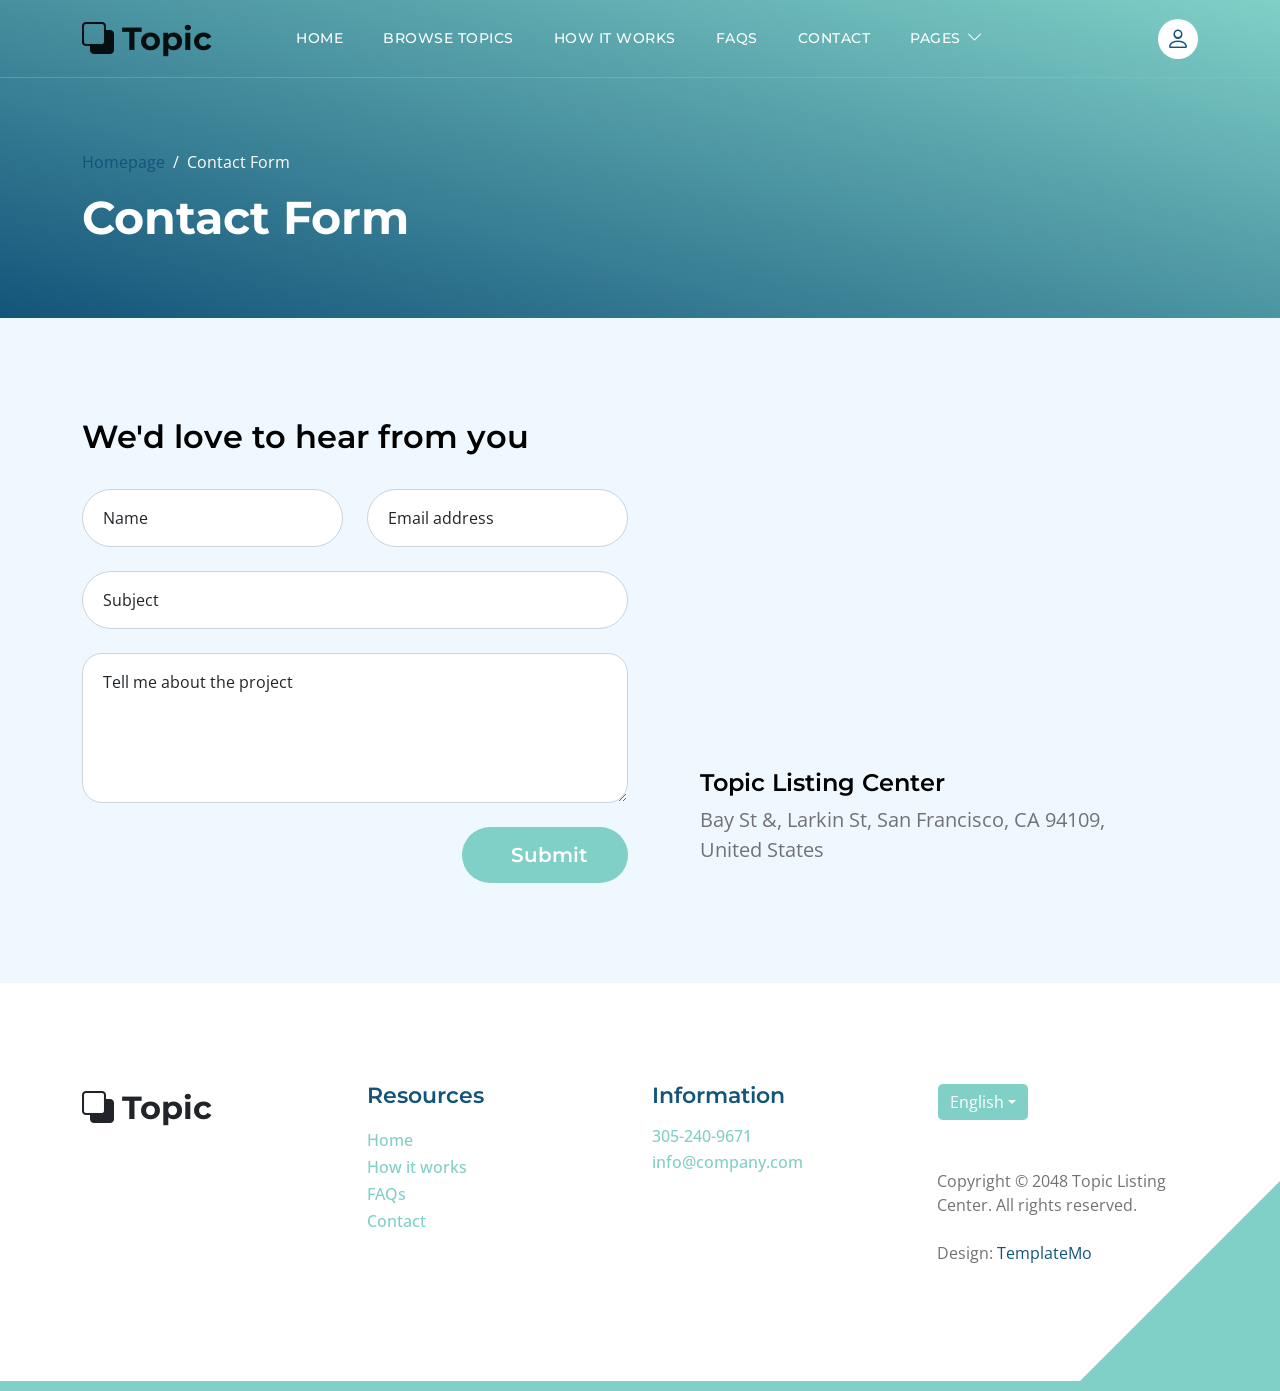
<file: assets/templatemo_590_topic_listing/templatemo_590_topic_listing/contact.html>
<!doctype html>
<html lang="en">
    <head>
        <meta charset="utf-8">
        <meta name="viewport" content="width=device-width, initial-scale=1">

        <meta name="description" content="">
        <meta name="author" content="">

        <title>Topic Listing Contact Page</title>

        <!-- CSS FILES -->        
        <link rel="preconnect" href="https://fonts.googleapis.com">
        
        <link rel="preconnect" href="https://fonts.gstatic.com" crossorigin>

        <link href="https://fonts.googleapis.com/css2?family=Montserrat:wght@500;600;700&family=Open+Sans&display=swap" rel="stylesheet">
                        
        <link href="css/bootstrap.min.css" rel="stylesheet">

        <link href="css/bootstrap-icons.css" rel="stylesheet">

        <link href="css/templatemo-topic-listing.css" rel="stylesheet">
<!--

TemplateMo 590 topic listing

https://templatemo.com/tm-590-topic-listing

-->
    </head>
    
    <body class="topics-listing-page" id="top">

        <main>

            <nav class="navbar navbar-expand-lg">
                <div class="container">
                    <a class="navbar-brand" href="index.html">
                        <i class="bi-back"></i>
                        <span>Topic</span>
                    </a>

                    <div class="d-lg-none ms-auto me-4">
                        <a href="#top" class="navbar-icon bi-person smoothscroll"></a>
                    </div>
    
                    <button class="navbar-toggler" type="button" data-bs-toggle="collapse" data-bs-target="#navbarNav" aria-controls="navbarNav" aria-expanded="false" aria-label="Toggle navigation">
                        <span class="navbar-toggler-icon"></span>
                    </button>
    
                    <div class="collapse navbar-collapse" id="navbarNav">
                        <ul class="navbar-nav ms-lg-5 me-lg-auto">
                            <li class="nav-item">
                                <a class="nav-link click-scroll" href="index.html#section_1">Home</a>
                            </li>

                            <li class="nav-item">
                                <a class="nav-link click-scroll" href="index.html#section_2">Browse Topics</a>
                            </li>
    
                            <li class="nav-item">
                                <a class="nav-link click-scroll" href="index.html#section_3">How it works</a>
                            </li>

                            <li class="nav-item">
                                <a class="nav-link click-scroll" href="index.html#section_4">FAQs</a>
                            </li>
    
                            <li class="nav-item">
                                <a class="nav-link click-scroll" href="index.html#section_5">Contact</a>
                            </li>

                            <li class="nav-item dropdown">
                                <a class="nav-link dropdown-toggle" href="#section_5" id="navbarLightDropdownMenuLink" role="button" data-bs-toggle="dropdown" aria-expanded="false">Pages</a>

                                <ul class="dropdown-menu dropdown-menu-light" aria-labelledby="navbarLightDropdownMenuLink">
                                    <li><a class="dropdown-item" href="topics-listing.html">Topics Listing</a></li>

                                    <li><a class="dropdown-item active" href="contact.html">Contact Form</a></li>
                                </ul>
                            </li>
                        </ul>

                        <div class="d-none d-lg-block">
                            <a href="#top" class="navbar-icon bi-person smoothscroll"></a>
                        </div>
                    </div>
                </div>
            </nav>


            <header class="site-header d-flex flex-column justify-content-center align-items-center">
                <div class="container">
                    <div class="row align-items-center">

                        <div class="col-lg-5 col-12">
                            <nav aria-label="breadcrumb">
                                <ol class="breadcrumb">
                                    <li class="breadcrumb-item"><a href="index.html">Homepage</a></li>

                                    <li class="breadcrumb-item active" aria-current="page">Contact Form</li>
                                </ol>
                            </nav>

                            <h2 class="text-white">Contact Form</h2>
                        </div>

                    </div>
                </div>
            </header>


            <section class="section-padding section-bg">
                <div class="container">
                    <div class="row">

                        <div class="col-lg-12 col-12">
                            <h3 class="mb-4 pb-2">We'd love to hear from you</h3>
                        </div>

                        <div class="col-lg-6 col-12">
                            <form action="#" method="post" class="custom-form contact-form" role="form">
                                <div class="row">
                                    <div class="col-lg-6 col-md-6 col-12">
                                        <div class="form-floating">
                                            <input type="text" name="name" id="name" class="form-control" placeholder="Name" required="">
                                            
                                            <label for="floatingInput">Name</label>
                                        </div>
                                    </div>

                                    <div class="col-lg-6 col-md-6 col-12"> 
                                        <div class="form-floating">
                                            <input type="email" name="email" id="email" pattern="[^ @]*@[^ @]*" class="form-control" placeholder="Email address" required="">
                                            
                                            <label for="floatingInput">Email address</label>
                                        </div>
                                    </div>

                                    <div class="col-lg-12 col-12">
                                        <div class="form-floating">
                                            <input type="text" name="subject" id="name" class="form-control" placeholder="Name" required="">
                                            
                                            <label for="floatingInput">Subject</label>
                                        </div>

                                        <div class="form-floating">
                                            <textarea class="form-control" id="message" name="message" placeholder="Tell me about the project"></textarea>
                                            
                                            <label for="floatingTextarea">Tell me about the project</label>
                                        </div>
                                    </div>

                                    <div class="col-lg-4 col-12 ms-auto">
                                        <button type="submit" class="form-control">Submit</button>
                                    </div>

                                </div>
                            </form>
                        </div>

                        <div class="col-lg-5 col-12 mx-auto mt-5 mt-lg-0">
                            <iframe class="google-map" src="https://www.google.com/maps/embed?pb=!1m18!1m12!1m3!1d2595.065641062665!2d-122.4230416990949!3d37.80335401520422!2m3!1f0!2f0!3f0!3m2!1i1024!2i768!4f13.1!3m3!1m2!1s0x80858127459fabad%3A0x808ba520e5e9edb7!2sFrancisco%20Park!5e1!3m2!1sen!2sth!4v1684340239744!5m2!1sen!2sth" width="100%" height="250" style="border:0;" allowfullscreen="" loading="lazy" referrerpolicy="no-referrer-when-downgrade"></iframe>

                            <h5 class="mt-4 mb-2">Topic Listing Center</h5>

                            <p>Bay St &amp;, Larkin St, San Francisco, CA 94109, United States</p>
                        </div>

                    </div>
                </div>
            </section>
        </main>

        <footer class="site-footer section-padding">
            <div class="container">
                <div class="row">

                    <div class="col-lg-3 col-12 mb-4 pb-2">
                        <a class="navbar-brand mb-2" href="index.html">
                            <i class="bi-back"></i>
                            <span>Topic</span>
                        </a>
                    </div>

                    <div class="col-lg-3 col-md-4 col-6">
                        <h6 class="site-footer-title mb-3">Resources</h6>

                        <ul class="site-footer-links">
                            <li class="site-footer-link-item">
                                <a href="#" class="site-footer-link">Home</a>
                            </li>

                            <li class="site-footer-link-item">
                                <a href="#" class="site-footer-link">How it works</a>
                            </li>

                            <li class="site-footer-link-item">
                                <a href="#" class="site-footer-link">FAQs</a>
                            </li>

                            <li class="site-footer-link-item">
                                <a href="#" class="site-footer-link">Contact</a>
                            </li>
                        </ul>
                    </div>

                    <div class="col-lg-3 col-md-4 col-6 mb-4 mb-lg-0">
                        <h6 class="site-footer-title mb-3">Information</h6>

                        <p class="text-white d-flex mb-1">
                            <a href="tel: 305-240-9671" class="site-footer-link">
                                305-240-9671
                            </a>
                        </p>

                        <p class="text-white d-flex">
                            <a href="mailto:info@company.com" class="site-footer-link">
                                info@company.com
                            </a>
                        </p>
                    </div>

                    <div class="col-lg-3 col-md-4 col-12 mt-4 mt-lg-0 ms-auto">
                        <div class="dropdown">
                            <button class="btn btn-secondary dropdown-toggle" type="button" data-bs-toggle="dropdown" aria-expanded="false">
                            English</button>

                            <ul class="dropdown-menu">
                                <li><button class="dropdown-item" type="button">Thai</button></li>

                                <li><button class="dropdown-item" type="button">Myanmar</button></li>

                                <li><button class="dropdown-item" type="button">Arabic</button></li>
                            </ul>
                        </div>

                        <p class="copyright-text mt-lg-5 mt-4">Copyright © 2048 Topic Listing Center. All rights reserved.
                        <br><br>Design: <a rel="nofollow" href="https://templatemo.com" target="_blank">TemplateMo</a></p>
                        
                    </div>

                </div>
            </div>
        </footer>

        <!-- JAVASCRIPT FILES -->
        <script src="js/jquery.min.js"></script>
        <script src="js/bootstrap.bundle.min.js"></script>
        <script src="js/jquery.sticky.js"></script>
        <script src="js/custom.js"></script>

    </body>
</html>
</file>
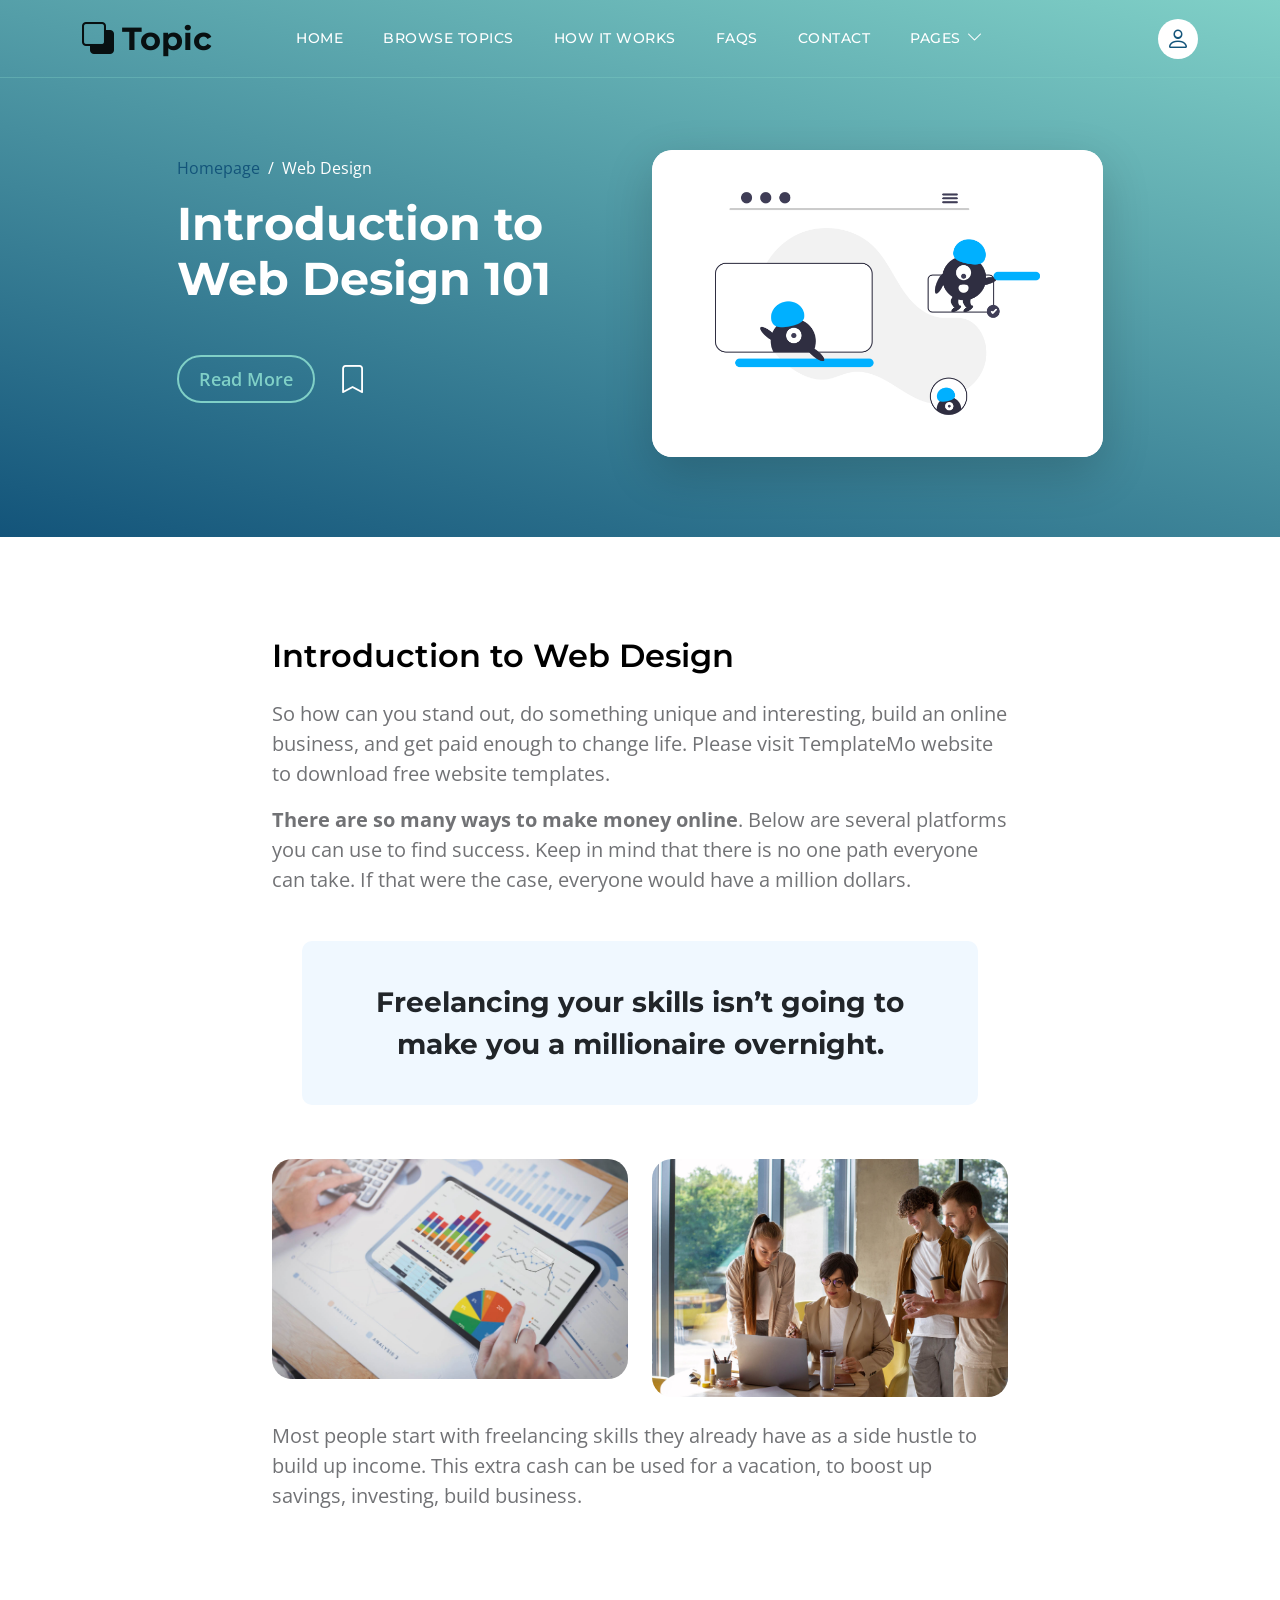
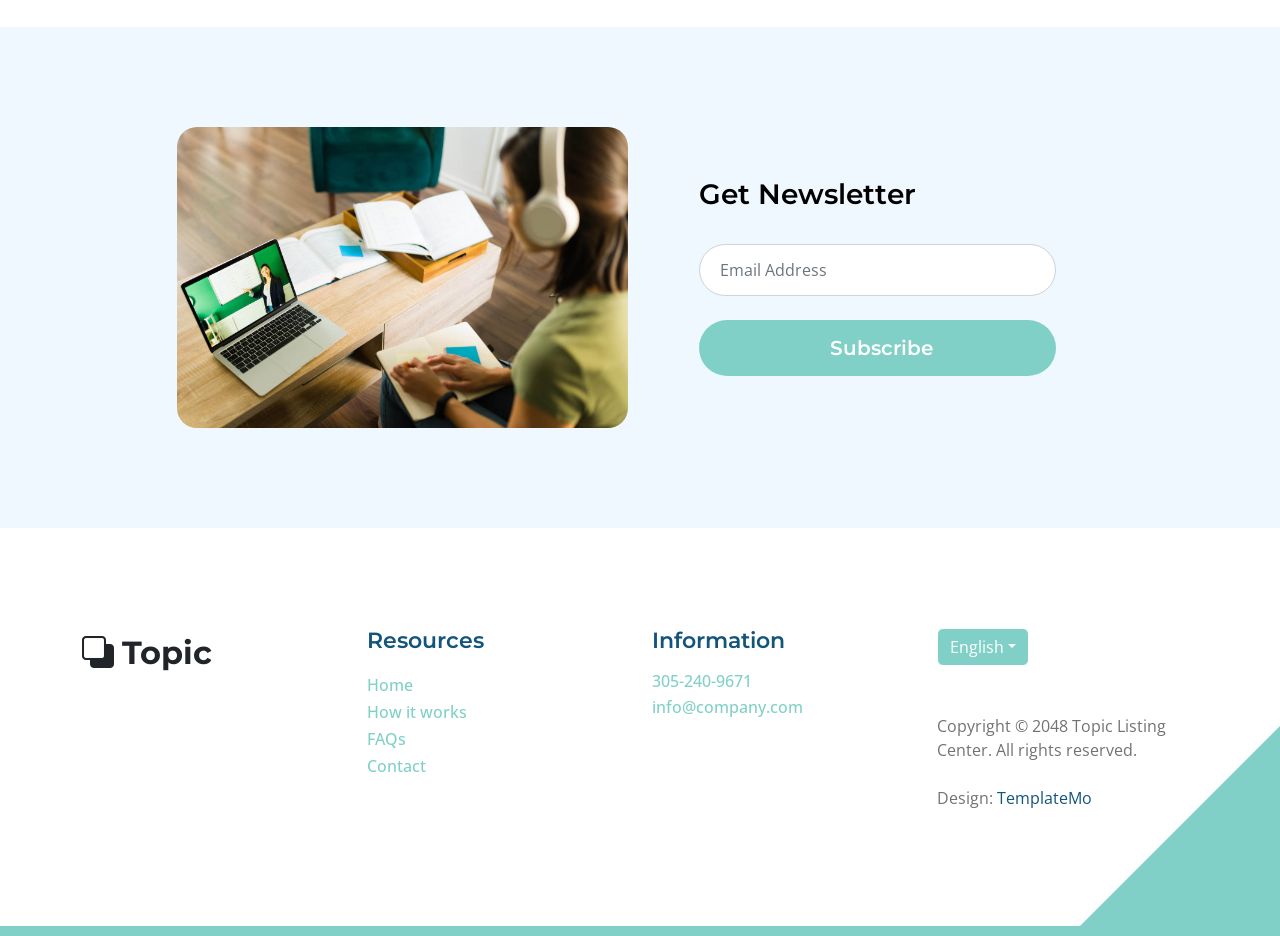
<file: assets/templatemo_590_topic_listing/templatemo_590_topic_listing/topics-detail.html>
<!doctype html>
<html lang="en">
    <head>
        <meta charset="utf-8">
        <meta name="viewport" content="width=device-width, initial-scale=1">

        <meta name="description" content="">
        <meta name="author" content="">

        <title>Topic Detail Page</title>

        <!-- CSS FILES -->        
        <link rel="preconnect" href="https://fonts.googleapis.com">
        
        <link rel="preconnect" href="https://fonts.gstatic.com" crossorigin>

        <link href="https://fonts.googleapis.com/css2?family=Montserrat:wght@500;600;700&family=Open+Sans&display=swap" rel="stylesheet">
                        
        <link href="css/bootstrap.min.css" rel="stylesheet">

        <link href="css/bootstrap-icons.css" rel="stylesheet">

        <link href="css/templatemo-topic-listing.css" rel="stylesheet">
<!--

TemplateMo 590 topic listing

https://templatemo.com/tm-590-topic-listing

-->
    </head>
    
    <body id="top">

        <main>

            <nav class="navbar navbar-expand-lg">
                <div class="container">
                    <a class="navbar-brand" href="index.html">
                        <i class="bi-back"></i>
                        <span>Topic</span>
                    </a>

                    <div class="d-lg-none ms-auto me-4">
                        <a href="#top" class="navbar-icon bi-person smoothscroll"></a>
                    </div>
    
                    <button class="navbar-toggler" type="button" data-bs-toggle="collapse" data-bs-target="#navbarNav" aria-controls="navbarNav" aria-expanded="false" aria-label="Toggle navigation">
                        <span class="navbar-toggler-icon"></span>
                    </button>
    
                    <div class="collapse navbar-collapse" id="navbarNav">
                        <ul class="navbar-nav ms-lg-5 me-lg-auto">
                            <li class="nav-item">
                                <a class="nav-link click-scroll" href="index.html#section_1">Home</a>
                            </li>

                            <li class="nav-item">
                                <a class="nav-link click-scroll" href="index.html#section_2">Browse Topics</a>
                            </li>
    
                            <li class="nav-item">
                                <a class="nav-link click-scroll" href="index.html#section_3">How it works</a>
                            </li>

                            <li class="nav-item">
                                <a class="nav-link click-scroll" href="index.html#section_4">FAQs</a>
                            </li>
    
                            <li class="nav-item">
                                <a class="nav-link click-scroll" href="index.html#section_5">Contact</a>
                            </li>

                            <li class="nav-item dropdown">
                                <a class="nav-link dropdown-toggle" href="#section_5" id="navbarLightDropdownMenuLink" role="button" data-bs-toggle="dropdown" aria-expanded="false">Pages</a>

                                <ul class="dropdown-menu dropdown-menu-light" aria-labelledby="navbarLightDropdownMenuLink">
                                    <li><a class="dropdown-item" href="topics-listing.html">Topics Listing</a></li>

                                    <li><a class="dropdown-item" href="contact.html">Contact Form</a></li>
                                </ul>
                            </li>
                        </ul>

                        <div class="d-none d-lg-block">
                            <a href="#top" class="navbar-icon bi-person smoothscroll"></a>
                        </div>
                    </div>
                </div>
            </nav>
            

            <header class="site-header d-flex flex-column justify-content-center align-items-center">
                <div class="container">
                    <div class="row justify-content-center align-items-center">

                        <div class="col-lg-5 col-12 mb-5">
                            <nav aria-label="breadcrumb">
                                <ol class="breadcrumb">
                                    <li class="breadcrumb-item"><a href="index.html">Homepage</a></li>

                                    <li class="breadcrumb-item active" aria-current="page">Web Design</li>
                                </ol>
                            </nav>

                            <h2 class="text-white">Introduction to <br> Web Design 101</h2>

                            <div class="d-flex align-items-center mt-5">
                                <a href="#topics-detail" class="btn custom-btn custom-border-btn smoothscroll me-4">Read More</a>

                                <a href="#top" class="custom-icon bi-bookmark smoothscroll"></a>
                            </div>
                        </div>

                        <div class="col-lg-5 col-12">
                            <div class="topics-detail-block bg-white shadow-lg">
                                <img src="images/topics/undraw_Remote_design_team_re_urdx.png" class="topics-detail-block-image img-fluid">
                            </div>
                        </div>

                    </div>
                </div>
            </header>


            <section class="topics-detail-section section-padding" id="topics-detail">
                <div class="container">
                    <div class="row">

                        <div class="col-lg-8 col-12 m-auto">
                            <h3 class="mb-4">Introduction to Web Design</h3>

                            <p>So how can you stand out, do something unique and interesting, build an online business, and get paid enough to change life. Please visit TemplateMo website to download free website templates.</p>

                            <p><strong>There are so many ways to make money online</strong>. Below are several platforms you can use to find success. Keep in mind that there is no one path everyone can take. If that were the case, everyone would have a million dollars.</p>

                            <blockquote>
                                Freelancing your skills isn’t going to make you a millionaire overnight.
                            </blockquote>

                            <div class="row my-4">
                                <div class="col-lg-6 col-md-6 col-12">
                                    <img src="images/businesswoman-using-tablet-analysis.jpg" class="topics-detail-block-image img-fluid">
                                </div>

                                <div class="col-lg-6 col-md-6 col-12 mt-4 mt-lg-0 mt-md-0">
                                    <img src="images/colleagues-working-cozy-office-medium-shot.jpg" class="topics-detail-block-image img-fluid">
                                </div>
                            </div>

                            <p>Most people start with freelancing skills they already have as a side hustle to build up income. This extra cash can be used for a vacation, to boost up savings, investing, build business.</p>
                        </div>

                    </div>
                </div>
            </section>


            <section class="section-padding section-bg">
                <div class="container">
                    <div class="row justify-content-center">

                        <div class="col-lg-5 col-12">
                            <img src="images/rear-view-young-college-student.jpg" class="newsletter-image img-fluid" alt="">
                        </div>

                        <div class="col-lg-5 col-12 subscribe-form-wrap d-flex justify-content-center align-items-center">
                            <form class="custom-form subscribe-form" action="#" method="post" role="form">
                                <h4 class="mb-4 pb-2">Get Newsletter</h4>

                                <input type="email" name="subscribe-email" id="subscribe-email" pattern="[^ @]*@[^ @]*" class="form-control" placeholder="Email Address" required="">

                                <div class="col-lg-12 col-12">
                                    <button type="submit" class="form-control">Subscribe</button>
                                </div>
                            </form>
                        </div>

                    </div>
                </div>
            </section>
        </main>
		
        <footer class="site-footer section-padding">
            <div class="container">
                <div class="row">

                    <div class="col-lg-3 col-12 mb-4 pb-2">
                        <a class="navbar-brand mb-2" href="index.html">
                            <i class="bi-back"></i>
                            <span>Topic</span>
                        </a>
                    </div>

                    <div class="col-lg-3 col-md-4 col-6">
                        <h6 class="site-footer-title mb-3">Resources</h6>

                        <ul class="site-footer-links">
                            <li class="site-footer-link-item">
                                <a href="#" class="site-footer-link">Home</a>
                            </li>

                            <li class="site-footer-link-item">
                                <a href="#" class="site-footer-link">How it works</a>
                            </li>

                            <li class="site-footer-link-item">
                                <a href="#" class="site-footer-link">FAQs</a>
                            </li>

                            <li class="site-footer-link-item">
                                <a href="#" class="site-footer-link">Contact</a>
                            </li>
                        </ul>
                    </div>

                    <div class="col-lg-3 col-md-4 col-6 mb-4 mb-lg-0">
                        <h6 class="site-footer-title mb-3">Information</h6>

                        <p class="text-white d-flex mb-1">
                            <a href="tel: 305-240-9671" class="site-footer-link">
                                305-240-9671
                            </a>
                        </p>

                        <p class="text-white d-flex">
                            <a href="mailto:info@company.com" class="site-footer-link">
                                info@company.com
                            </a>
                        </p>
                    </div>

                    <div class="col-lg-3 col-md-4 col-12 mt-4 mt-lg-0 ms-auto">
                        <div class="dropdown">
                            <button class="btn btn-secondary dropdown-toggle" type="button" data-bs-toggle="dropdown" aria-expanded="false">
                            English</button>

                            <ul class="dropdown-menu">
                                <li><button class="dropdown-item" type="button">Thai</button></li>

                                <li><button class="dropdown-item" type="button">Myanmar</button></li>

                                <li><button class="dropdown-item" type="button">Arabic</button></li>
                            </ul>
                        </div>

                        <p class="copyright-text mt-lg-5 mt-4">Copyright © 2048 Topic Listing Center. All rights reserved.
                        <br><br>Design: <a rel="nofollow" href="https://templatemo.com" target="_blank">TemplateMo</a></p>
                        
                    </div>

                </div>
            </div>
        </footer>

        <!-- JAVASCRIPT FILES -->
        <script src="js/jquery.min.js"></script>
        <script src="js/bootstrap.bundle.min.js"></script>
        <script src="js/jquery.sticky.js"></script>
        <script src="js/custom.js"></script>

    </body>
</html>
</file>
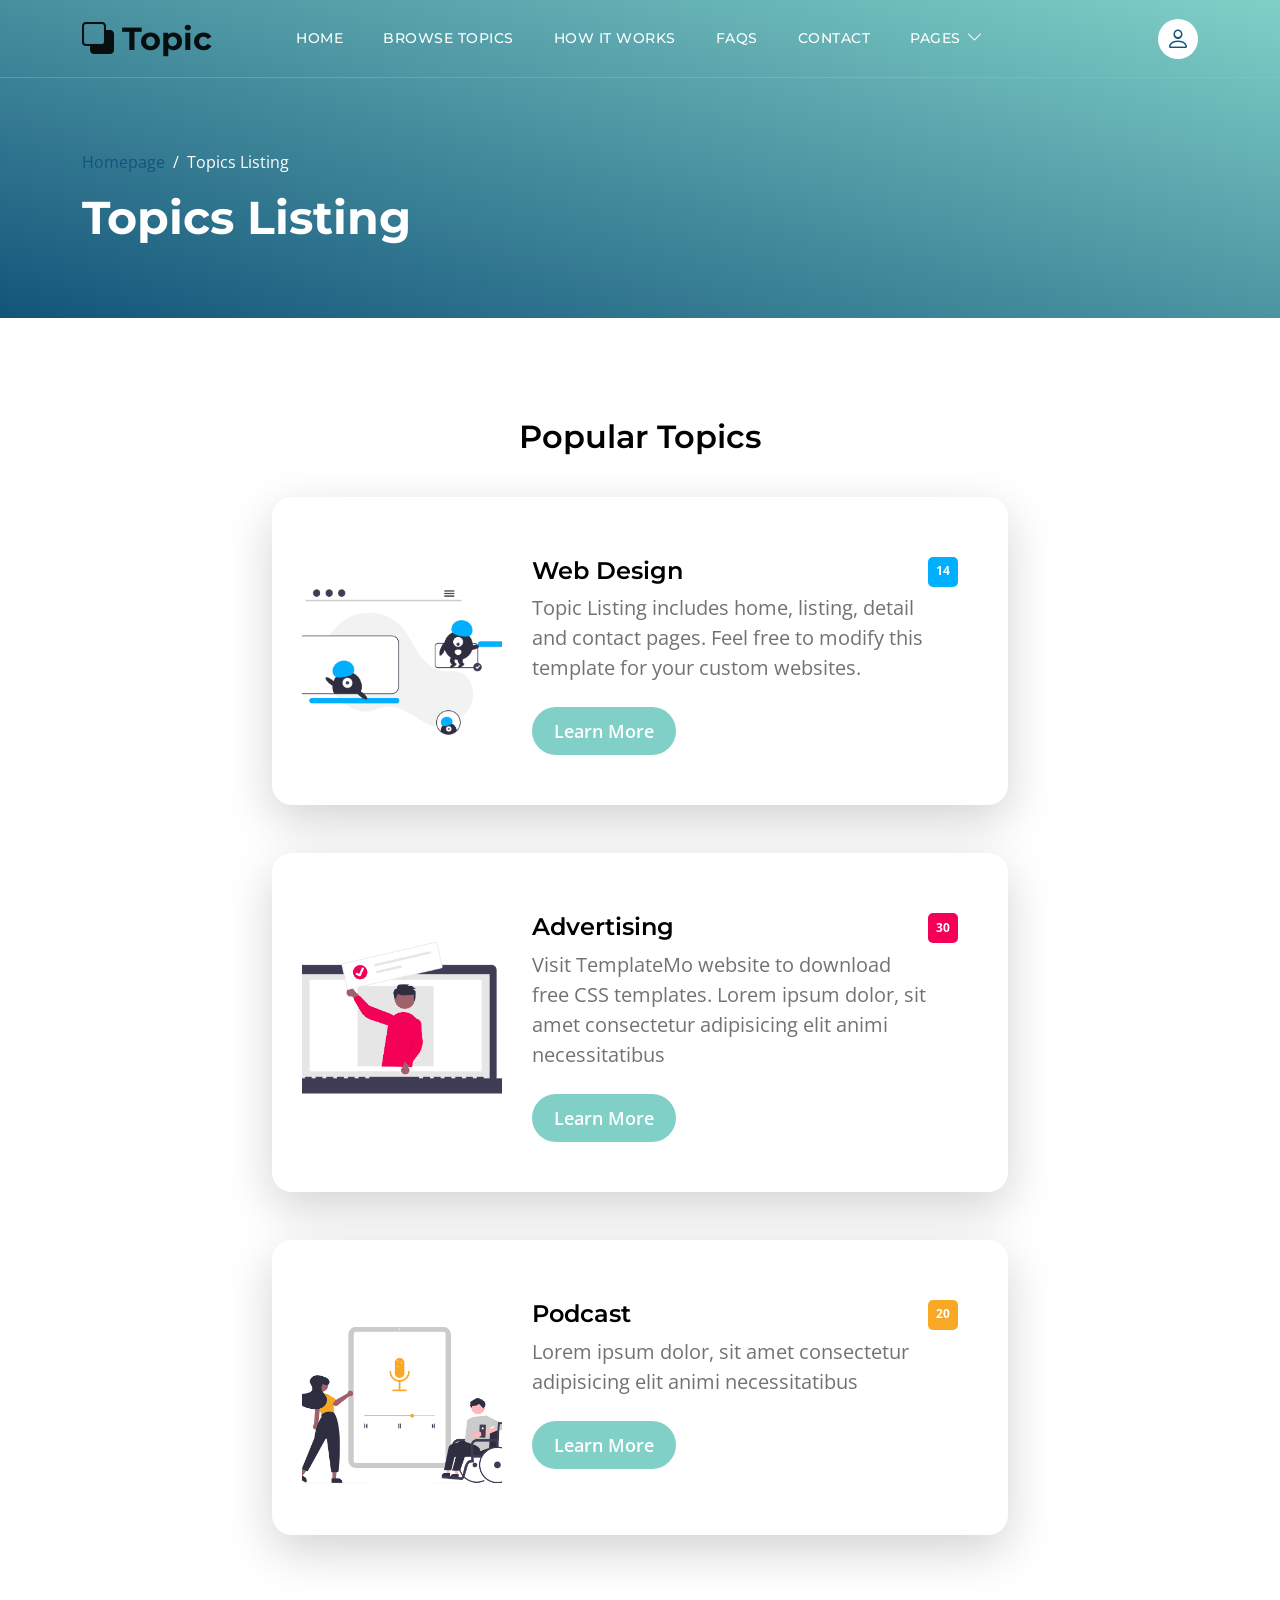
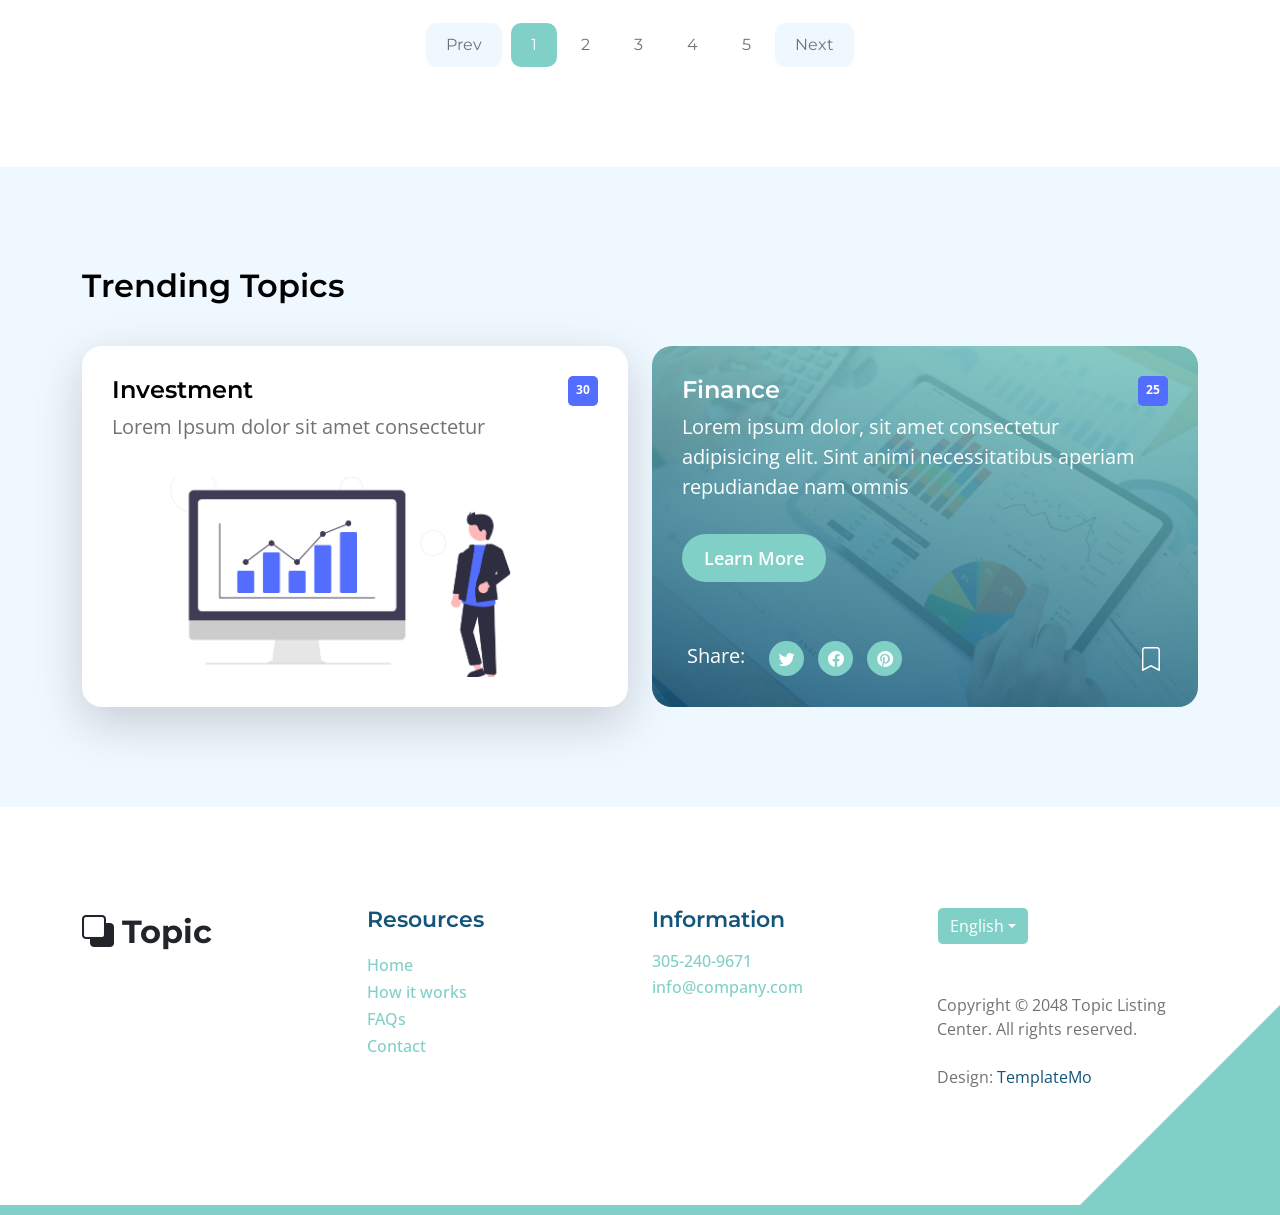
<file: assets/templatemo_590_topic_listing/templatemo_590_topic_listing/topics-listing.html>
<!doctype html>
<html lang="en">
    <head>
        <meta charset="utf-8">
        <meta name="viewport" content="width=device-width, initial-scale=1">

        <meta name="description" content="">
        <meta name="author" content="">

        <title>Topic Listing Page</title>

        <!-- CSS FILES -->        
        <link rel="preconnect" href="https://fonts.googleapis.com">
        
        <link rel="preconnect" href="https://fonts.gstatic.com" crossorigin>

        <link href="https://fonts.googleapis.com/css2?family=Montserrat:wght@500;600;700&family=Open+Sans&display=swap" rel="stylesheet">
                        
        <link href="css/bootstrap.min.css" rel="stylesheet">

        <link href="css/bootstrap-icons.css" rel="stylesheet">

        <link href="css/templatemo-topic-listing.css" rel="stylesheet">
<!--

TemplateMo 590 topic listing

https://templatemo.com/tm-590-topic-listing

-->
    </head>
    
    <body class="topics-listing-page" id="top">

        <main>

            <nav class="navbar navbar-expand-lg">
                <div class="container">
                    <a class="navbar-brand" href="index.html">
                        <i class="bi-back"></i>
                        <span>Topic</span>
                    </a>

                    <div class="d-lg-none ms-auto me-4">
                        <a href="#top" class="navbar-icon bi-person smoothscroll"></a>
                    </div>
    
                    <button class="navbar-toggler" type="button" data-bs-toggle="collapse" data-bs-target="#navbarNav" aria-controls="navbarNav" aria-expanded="false" aria-label="Toggle navigation">
                        <span class="navbar-toggler-icon"></span>
                    </button>
    
                    <div class="collapse navbar-collapse" id="navbarNav">
                        <ul class="navbar-nav ms-lg-5 me-lg-auto">
                            <li class="nav-item">
                                <a class="nav-link click-scroll" href="index.html#section_1">Home</a>
                            </li>

                            <li class="nav-item">
                                <a class="nav-link click-scroll" href="index.html#section_2">Browse Topics</a>
                            </li>
    
                            <li class="nav-item">
                                <a class="nav-link click-scroll" href="index.html#section_3">How it works</a>
                            </li>

                            <li class="nav-item">
                                <a class="nav-link click-scroll" href="index.html#section_4">FAQs</a>
                            </li>
    
                            <li class="nav-item">
                                <a class="nav-link click-scroll" href="index.html#section_5">Contact</a>
                            </li>

                            <li class="nav-item dropdown">
                                <a class="nav-link dropdown-toggle" href="#section_5" id="navbarLightDropdownMenuLink" role="button" data-bs-toggle="dropdown" aria-expanded="false">Pages</a>

                                <ul class="dropdown-menu dropdown-menu-light" aria-labelledby="navbarLightDropdownMenuLink">
                                    <li><a class="dropdown-item active" href="topics-listing.html">Topics Listing</a></li>

                                    <li><a class="dropdown-item" href="contact.html">Contact Form</a></li>
                                </ul>
                            </li>
                        </ul>

                        <div class="d-none d-lg-block">
                            <a href="#top" class="navbar-icon bi-person smoothscroll"></a>
                        </div>
                    </div>
                </div>
            </nav>


            <header class="site-header d-flex flex-column justify-content-center align-items-center">
                <div class="container">
                    <div class="row align-items-center">

                        <div class="col-lg-5 col-12">
                            <nav aria-label="breadcrumb">
                                <ol class="breadcrumb">
                                    <li class="breadcrumb-item"><a href="index.html">Homepage</a></li>

                                    <li class="breadcrumb-item active" aria-current="page">Topics Listing</li>
                                </ol>
                            </nav>

                            <h2 class="text-white">Topics Listing</h2>
                        </div>

                    </div>
                </div>
            </header>


            <section class="section-padding">
                <div class="container">
                    <div class="row">

                        <div class="col-lg-12 col-12 text-center">
                            <h3 class="mb-4">Popular Topics</h3>
                        </div>

                        <div class="col-lg-8 col-12 mt-3 mx-auto">
                            <div class="custom-block custom-block-topics-listing bg-white shadow-lg mb-5">
                                <div class="d-flex">
                                    <img src="images/topics/undraw_Remote_design_team_re_urdx.png" class="custom-block-image img-fluid" alt="">

                                    <div class="custom-block-topics-listing-info d-flex">
                                        <div>
                                            <h5 class="mb-2">Web Design</h5>

                                            <p class="mb-0">Topic Listing includes home, listing, detail and contact pages. Feel free to modify this template for your custom websites.</p>

                                            <a href="topics-detail.html" class="btn custom-btn mt-3 mt-lg-4">Learn More</a>
                                        </div>

                                        <span class="badge bg-design rounded-pill ms-auto">14</span>
                                    </div>
                                </div>
                            </div>

                            <div class="custom-block custom-block-topics-listing bg-white shadow-lg mb-5">
                                <div class="d-flex">
                                    <img src="images/topics/undraw_online_ad_re_ol62.png" class="custom-block-image img-fluid" alt="">

                                    <div class="custom-block-topics-listing-info d-flex">
                                        <div>
                                            <h5 class="mb-2">Advertising</h5>

                                            <p class="mb-0">Visit TemplateMo website to download free CSS templates. Lorem ipsum dolor, sit amet consectetur adipisicing elit animi necessitatibus</p>

                                            <a href="topics-detail.html" class="btn custom-btn mt-3 mt-lg-4">Learn More</a>
                                        </div>

                                        <span class="badge bg-advertising rounded-pill ms-auto">30</span>
                                    </div>
                                </div>
                            </div>

                            <div class="custom-block custom-block-topics-listing bg-white shadow-lg mb-5">
                                <div class="d-flex">
                                    <img src="images/topics/undraw_Podcast_audience_re_4i5q.png" class="custom-block-image img-fluid" alt="">

                                    <div class="custom-block-topics-listing-info d-flex">
                                        <div>
                                            <h5 class="mb-2">Podcast</h5>

                                            <p class="mb-0">Lorem ipsum dolor, sit amet consectetur adipisicing elit animi necessitatibus</p>

                                            <a href="topics-detail.html" class="btn custom-btn mt-3 mt-lg-4">Learn More</a>
                                        </div>

                                        <span class="badge bg-music rounded-pill ms-auto">20</span>
                                    </div>
                                </div>
                            </div>
                        </div>

                        <div class="col-lg-12 col-12">
                            <nav aria-label="Page navigation example">
                                <ul class="pagination justify-content-center mb-0">
                                    <li class="page-item">
                                        <a class="page-link" href="#" aria-label="Previous">
                                            <span aria-hidden="true">Prev</span>
                                        </a>
                                    </li>

                                    <li class="page-item active" aria-current="page">
                                        <a class="page-link" href="#">1</a>
                                    </li>
                                    
                                    <li class="page-item">
                                        <a class="page-link" href="#">2</a>
                                    </li>
                                    
                                    <li class="page-item">
                                        <a class="page-link" href="#">3</a>
                                    </li>

                                    <li class="page-item">
                                        <a class="page-link" href="#">4</a>
                                    </li>

                                    <li class="page-item">
                                        <a class="page-link" href="#">5</a>
                                    </li>
                                    
                                    <li class="page-item">
                                        <a class="page-link" href="#" aria-label="Next">
                                            <span aria-hidden="true">Next</span>
                                        </a>
                                    </li>
                                </ul>
                            </nav>
                        </div>

                    </div>
                </div>
            </section>


            <section class="section-padding section-bg">
                <div class="container">
                    <div class="row">

                        <div class="col-lg-12 col-12">
                            <h3 class="mb-4">Trending Topics</h3>
                        </div>

                        <div class="col-lg-6 col-md-6 col-12 mt-3 mb-4 mb-lg-0">
                            <div class="custom-block bg-white shadow-lg">
                                <a href="topics-detail.html">
                                    <div class="d-flex">
                                        <div>
                                            <h5 class="mb-2">Investment</h5>

                                            <p class="mb-0">Lorem Ipsum dolor sit amet consectetur</p>
                                        </div>

                                        <span class="badge bg-finance rounded-pill ms-auto">30</span>
                                    </div>

                                    <img src="images/topics/undraw_Finance_re_gnv2.png" class="custom-block-image img-fluid" alt="">
                                </a>
                            </div>
                        </div>

                        <div class="col-lg-6 col-md-6 col-12 mt-lg-3">
                            <div class="custom-block custom-block-overlay">
                                <div class="d-flex flex-column h-100">
                                    <img src="images/businesswoman-using-tablet-analysis.jpg" class="custom-block-image img-fluid" alt="">

                                    <div class="custom-block-overlay-text d-flex">
                                        <div>
                                            <h5 class="text-white mb-2">Finance</h5>

                                            <p class="text-white">Lorem ipsum dolor, sit amet consectetur adipisicing elit. Sint animi necessitatibus aperiam repudiandae nam omnis</p>

                                            <a href="topics-detail.html" class="btn custom-btn mt-2 mt-lg-3">Learn More</a>
                                        </div>

                                        <span class="badge bg-finance rounded-pill ms-auto">25</span>
                                    </div>

                                    <div class="social-share d-flex">
                                        <p class="text-white me-4">Share:</p>

                                        <ul class="social-icon">
                                            <li class="social-icon-item">
                                                <a href="#" class="social-icon-link bi-twitter"></a>
                                            </li>

                                            <li class="social-icon-item">
                                                <a href="#" class="social-icon-link bi-facebook"></a>
                                            </li>

                                            <li class="social-icon-item">
                                                <a href="#" class="social-icon-link bi-pinterest"></a>
                                            </li>
                                        </ul>

                                        <a href="#" class="custom-icon bi-bookmark ms-auto"></a>
                                    </div>

                                    <div class="section-overlay"></div>
                                </div>
                            </div>
                        </div>

                    </div>
                </div>
            </section>
        </main>

		<footer class="site-footer section-padding">
            <div class="container">
                <div class="row">

                    <div class="col-lg-3 col-12 mb-4 pb-2">
                        <a class="navbar-brand mb-2" href="index.html">
                            <i class="bi-back"></i>
                            <span>Topic</span>
                        </a>
                    </div>

                    <div class="col-lg-3 col-md-4 col-6">
                        <h6 class="site-footer-title mb-3">Resources</h6>

                        <ul class="site-footer-links">
                            <li class="site-footer-link-item">
                                <a href="#" class="site-footer-link">Home</a>
                            </li>

                            <li class="site-footer-link-item">
                                <a href="#" class="site-footer-link">How it works</a>
                            </li>

                            <li class="site-footer-link-item">
                                <a href="#" class="site-footer-link">FAQs</a>
                            </li>

                            <li class="site-footer-link-item">
                                <a href="#" class="site-footer-link">Contact</a>
                            </li>
                        </ul>
                    </div>

                    <div class="col-lg-3 col-md-4 col-6 mb-4 mb-lg-0">
                        <h6 class="site-footer-title mb-3">Information</h6>

                        <p class="text-white d-flex mb-1">
                            <a href="tel: 305-240-9671" class="site-footer-link">
                                305-240-9671
                            </a>
                        </p>

                        <p class="text-white d-flex">
                            <a href="mailto:info@company.com" class="site-footer-link">
                                info@company.com
                            </a>
                        </p>
                    </div>

                    <div class="col-lg-3 col-md-4 col-12 mt-4 mt-lg-0 ms-auto">
                        <div class="dropdown">
                            <button class="btn btn-secondary dropdown-toggle" type="button" data-bs-toggle="dropdown" aria-expanded="false">
                            English</button>

                            <ul class="dropdown-menu">
                                <li><button class="dropdown-item" type="button">Thai</button></li>

                                <li><button class="dropdown-item" type="button">Myanmar</button></li>

                                <li><button class="dropdown-item" type="button">Arabic</button></li>
                            </ul>
                        </div>

                        <p class="copyright-text mt-lg-5 mt-4">Copyright © 2048 Topic Listing Center. All rights reserved.
                        <br><br>Design: <a rel="nofollow" href="https://templatemo.com" target="_blank">TemplateMo</a></p>
                        
                    </div>

                </div>
            </div>
        </footer>

        <!-- JAVASCRIPT FILES -->
        <script src="js/jquery.min.js"></script>
        <script src="js/bootstrap.bundle.min.js"></script>
        <script src="js/jquery.sticky.js"></script>
        <script src="js/custom.js"></script>

    </body>
</html>
</file>
<file: assets/templatemo_590_topic_listing/templatemo_590_topic_listing/css/templatemo-topic-listing.css>
/*

TemplateMo 590 topic listing

https://templatemo.com/tm-590-topic-listing

*/

/*---------------------------------------
  CUSTOM PROPERTIES ( VARIABLES )             
-----------------------------------------*/
:root {
  --white-color:                  #ffffff;
  --primary-color:                #13547a;
  --secondary-color:              #80d0c7;
  --section-bg-color:             #f0f8ff;
  --custom-btn-bg-color:          #80d0c7;
  --custom-btn-bg-hover-color:    #13547a;
  --dark-color:                   #000000;
  --p-color:                      #717275;
  --border-color:                 #7fffd4;
  --link-hover-color:             #13547a;

  --body-font-family:             'Open Sans', sans-serif;
  --title-font-family:            'Montserrat', sans-serif;

  --h1-font-size:                 58px;
  --h2-font-size:                 46px;
  --h3-font-size:                 32px;
  --h4-font-size:                 28px;
  --h5-font-size:                 24px;
  --h6-font-size:                 22px;
  --p-font-size:                  20px;
  --menu-font-size:               14px;
  --btn-font-size:                18px;
  --copyright-font-size:          16px;

  --border-radius-large:          100px;
  --border-radius-medium:         20px;
  --border-radius-small:          10px;

  --font-weight-normal:           400;
  --font-weight-medium:           500;
  --font-weight-semibold:         600;
  --font-weight-bold:             700;
}

body {
  background-color: var(--white-color);
  font-family: var(--body-font-family); 
}


/*---------------------------------------
  TYPOGRAPHY               
-----------------------------------------*/

h2,
h3,
h4,
h5,
h6 {
  color: var(--dark-color);
}

h1,
h2,
h3,
h4,
h5,
h6 {
  font-family: var(--title-font-family); 
  font-weight: var(--font-weight-semibold);
}

h1 {
  font-size: var(--h1-font-size);
  font-weight: var(--font-weight-bold);
}

h2 {
  font-size: var(--h2-font-size);
  font-weight: var(--font-weight-bold);
}

h3 {
  font-size: var(--h3-font-size);
}

h4 {
  font-size: var(--h4-font-size);
}

h5 {
  font-size: var(--h5-font-size);
}

h6 {
  color: var(--primary-color);
  font-size: var(--h6-font-size);
}

p {
  color: var(--p-color);
  font-size: var(--p-font-size);
  font-weight: var(--font-weight-normal);
}

ul li {
  color: var(--p-color);
  font-size: var(--p-font-size);
  font-weight: var(--font-weight-normal);
}

a, 
button {
  touch-action: manipulation;
  transition: all 0.3s;
}

a {
  display: inline-block;
  color: var(--primary-color);
  text-decoration: none;
}

a:hover {
  color: var(--link-hover-color);
}

b,
strong {
  font-weight: var(--font-weight-bold);
}


/*---------------------------------------
  SECTION               
-----------------------------------------*/
.section-padding {
  padding-top: 100px;
  padding-bottom: 100px;
}

.section-bg {
  background-color: var(--section-bg-color);
}

.section-overlay {
  background-image: linear-gradient(15deg, #13547a 0%, #80d0c7 100%);
  position: absolute;
  top: 0;
  left: 0;
  pointer-events: none;
  width: 100%;
  height: 100%;
  opacity: 0.85;
}

.section-overlay + .container {
  position: relative;
}

.tab-content {
  background-color: var(--white-color);
  border-radius: var(--border-radius-medium);
}

.nav-tabs {
  border-bottom: 1px solid #ecf3f2;
  margin-bottom: 40px;
  justify-content: center;
}

.nav-tabs .nav-link {
  border-radius: 0;
  border-top: 0;
  border-right: 0;
  border-left: 0;
  color: var(--p-color);
  font-family: var(--title-font-family);
  font-size: var(--btn-font-size);
  font-weight: var(--font-weight-medium);
  padding: 15px 25px;
  transition: all 0.3s;
}

.nav-tabs .nav-link:first-child {
  margin-right: 20px;
}

.nav-tabs .nav-item.show .nav-link, 
.nav-tabs .nav-link.active,
.nav-tabs .nav-link:focus, 
.nav-tabs .nav-link:hover {
  border-bottom-color: var(--primary-color);
  color: var(--primary-color);
}


/*---------------------------------------
  CUSTOM ICON COLOR               
-----------------------------------------*/
.custom-icon {
  color: var(--secondary-color);
}


/*---------------------------------------
  CUSTOM BUTTON               
-----------------------------------------*/
.custom-btn {
  background: var(--custom-btn-bg-color);
  border: 2px solid transparent;
  border-radius: var(--border-radius-large);
  color: var(--white-color);
  font-size: var(--btn-font-size);
  font-weight: var(--font-weight-semibold);
  line-height: normal;
  transition: all 0.3s;
  padding: 10px 20px;
}

.custom-btn:hover {
  background: var(--custom-btn-bg-hover-color);
  color: var(--white-color);
}

.custom-border-btn {
  background: transparent;
  border: 2px solid var(--custom-btn-bg-color);
  color: var(--custom-btn-bg-color);
}

.custom-border-btn:hover {
  background: var(--custom-btn-bg-color);
  border-color: transparent;
  color: var(--white-color);
}

.custom-btn-bg-white {
  border-color: var(--white-color);
  color: var(--white-color);
}


/*---------------------------------------
  SITE HEADER              
-----------------------------------------*/
.site-header {
  background-image: linear-gradient(15deg, #13547a 0%, #80d0c7 100%);
  padding-top: 150px;
  padding-bottom: 80px;
}

.site-header .container {
  height: 100%;
}

.breadcrumb-item+.breadcrumb-item::before,
.breadcrumb-item a:hover,
.breadcrumb-item.active {
  color: var(--white-color);
}

.site-header .custom-icon {
  color: var(--white-color);
  font-size: var(--h4-font-size);
}

.site-header .custom-icon:hover {
  color: var(--secondary-color);
}


/*---------------------------------------
  NAVIGATION              
-----------------------------------------*/
.sticky-wrapper {
  position: absolute;
  top: 0;
  right: 0;
  left: 0;
}

.sticky-wrapper.is-sticky .navbar {
  background-color: var(--secondary-color);
}

.navbar {
  background: transparent;
  border-bottom: 1px solid rgba(128, 208, 199, 0.35);
  z-index: 9;
}

.navbar-brand,
.navbar-brand:hover {
  font-size: var(--h3-font-size);
  font-weight: var(--font-weight-bold);
  display: block;
}

.navbar-brand span {
  font-family: var(--title-font-family);
}

.navbar-expand-lg .navbar-nav .nav-link {
  border-radius: var(--border-radius-large);
  margin: 10px;
  padding: 10px;
}

.navbar-nav .nav-link {
  display: inline-block;
  color: var(--white-color);
  font-family: var(--title-font-family); 
  font-size: var(--menu-font-size);
  font-weight: var(--font-weight-medium);
  text-transform: uppercase;
  letter-spacing: 0.5px;
  position: relative;
  padding-top: 15px;
  padding-bottom: 15px;
}

.navbar-nav .nav-link.active, 
.navbar-nav .nav-link:hover {
  color: var(--primary-color);
}

.navbar .dropdown-menu {
  background: var(--white-color);
  box-shadow: 0 1rem 3rem rgba(0,0,0,.175);
  border: 0;
  display: inherit;
  opacity: 0;
  min-width: 9rem;
  margin-top: 20px;
  padding: 13px 0 10px 0;
  transition: all 0.3s;
  pointer-events: none;
}

.navbar .dropdown-menu::before {
  content: "";
  width: 0;
  height: 0;
  border-left: 20px solid transparent;
  border-right: 20px solid transparent;
  border-bottom: 15px solid var(--white-color);
  position: absolute;
  top: -10px;
  left: 10px;
}

.navbar .dropdown-item {
  display: inline-block;
  color: var(--p-bg-color);
  font-family: var(--title-font-family); 
  font-size: var(--menu-font-size);
  font-weight: var(--font-weight-medium);
  text-transform: uppercase;
  letter-spacing: 0.5px;
  position: relative;
}

.navbar .dropdown-item.active, 
.navbar .dropdown-item:active,
.navbar .dropdown-item:focus, 
.navbar .dropdown-item:hover {
  background: transparent;
  color: var(--primary-color);
}

.navbar .dropdown-toggle::after {
  content: "\f282";
  display: inline-block;
  font-family: bootstrap-icons !important;
  font-size: var(--copyright-font-size);
  font-style: normal;
  font-weight: normal !important;
  font-variant: normal;
  text-transform: none;
  line-height: 1;
  vertical-align: -.125em;
  -webkit-font-smoothing: antialiased;
  -moz-osx-font-smoothing: grayscale;
  position: relative;
  left: 2px;
  border: 0;
}

@media screen and (min-width: 992px) {
  .navbar .dropdown:hover .dropdown-menu {
    opacity: 1;
    margin-top: 0;
    pointer-events: auto;
  }
}

.navbar-icon {
  background: var(--white-color);
  border-radius: var(--border-radius-large);
  display: inline-block;
  font-size: var(--h5-font-size);
  width: 40px;
  height: 40px;
  line-height: 40px;
  text-align: center;
  transition: all 0.3s ease;
}

.navbar-icon:hover {
  background: var(--primary-color);
  color: var(--white-color);
}

.navbar-toggler {
  border: 0;
  padding: 0;
  cursor: pointer;
  margin: 0;
  width: 30px;
  height: 35px;
  outline: none;
}

.navbar-toggler:focus {
  outline: none;
  box-shadow: none;
}

.navbar-toggler[aria-expanded="true"] .navbar-toggler-icon {
  background: transparent;
}

.navbar-toggler[aria-expanded="true"] .navbar-toggler-icon:before,
.navbar-toggler[aria-expanded="true"] .navbar-toggler-icon:after {
  transition: top 300ms 50ms ease, -webkit-transform 300ms 350ms ease;
  transition: top 300ms 50ms ease, transform 300ms 350ms ease;
  transition: top 300ms 50ms ease, transform 300ms 350ms ease, -webkit-transform 300ms 350ms ease;
  top: 0;
}

.navbar-toggler[aria-expanded="true"] .navbar-toggler-icon:before {
  transform: rotate(45deg);
}

.navbar-toggler[aria-expanded="true"] .navbar-toggler-icon:after {
  transform: rotate(-45deg);
}

.navbar-toggler .navbar-toggler-icon {
  background: var(--white-color);
  transition: background 10ms 300ms ease;
  display: block;
  width: 30px;
  height: 2px;
  position: relative;
}

.navbar-toggler .navbar-toggler-icon:before,
.navbar-toggler .navbar-toggler-icon:after {
  transition: top 300ms 350ms ease, -webkit-transform 300ms 50ms ease;
  transition: top 300ms 350ms ease, transform 300ms 50ms ease;
  transition: top 300ms 350ms ease, transform 300ms 50ms ease, -webkit-transform 300ms 50ms ease;
  position: absolute;
  right: 0;
  left: 0;
  background: var(--white-color);
  width: 30px;
  height: 2px;
  content: '';
}

.navbar-toggler .navbar-toggler-icon::before {
  top: -8px;
}

.navbar-toggler .navbar-toggler-icon::after {
  top: 8px;
}


/*---------------------------------------
  HERO        
-----------------------------------------*/
.hero-section {
  background-image: linear-gradient(15deg, #13547a 0%, #80d0c7 100%);
  position: relative;
  overflow: hidden;
  padding-top: 150px;
  padding-bottom: 150px;
}

.hero-section .input-group {
  background-color: var(--white-color);
  border-radius: var(--border-radius-large);
  padding: 10px 15px;
}

.hero-section .input-group-text {
  background-color: transparent;
  border: 0;
}

.hero-section input[type="search"] {
  border: 0;
  box-shadow: none;
  margin-bottom: 0;
  padding-left: 0;
}

.hero-section button[type="submit"] {
  background-color: var(--primary-color);
  border: 0;
  border-radius: var(--border-radius-large) !important;
  color: var(--white-color);
  max-width: 150px;
}


/*---------------------------------------
  TOPICS              
-----------------------------------------*/
.featured-section {
  background-color: var(--secondary-color);
  border-radius: 0 0 100px 100px;
  padding-bottom: 100px;
}

.featured-section .row {
  position: relative;
  bottom: 100px;
  margin-bottom: -100px;
}

.custom-block {
  border-radius: var(--border-radius-medium);
  position: relative;
  overflow: hidden;
  padding: 30px;
  transition: all 0.3s ease;
  height: 100%;
}

.custom-block:hover {
  background-color: var(--secondary-color);
  transform: translateY(-3px);
}

.custom-block > a {
  width: 100%;
}

.custom-block-image {
  display: block;
  width: 100%;
  height: 200px;
  object-fit: cover;
  margin-top: 35px;
}

.custom-block .rounded-pill {
  border-radius: 5px !important;
  display: flex;
  justify-content: center;
  text-align: center;
  width: 30px;
  height: 30px;
  line-height: 20px;
}

.custom-block-overlay {
  height: 100%;
  min-height: 350px;
  padding: 0;
}

.custom-block-overlay > a {
  height: 100%;
}

.custom-block-overlay .custom-block-image {
  border-radius: var(--border-radius-medium);
  display: block;
  height: 100%;
  margin-top: 0;
}

.custom-block-overlay-text {
  position: absolute;
  z-index: 2;
  top: 0;
  right: 0;
  left: 0;
  padding: 30px;
}

.social-share {
  position: absolute;
  bottom: 0;
  right: 0;
  left: 0;
  z-index: 2;
  padding: 20px 35px;
}

.social-share .bi-bookmark {
  color: var(--white-color);
  font-size: var(--h5-font-size);
}

.social-share .bi-bookmark:hover {
  color: var(--secondary-color);
}

.bg-design {
  background-color: #00B0FF;
}

.bg-graphic {
  background-color: #00BFA6;
}

.bg-advertising {
  background-color: #F50057;
}

.bg-finance {
  background-color: #536DFE;
}

.bg-music {
  background-color: #F9A826;
}

.bg-education {
  background-color: #00BFA6;
}


/*---------------------------------------
  TOPICS               
-----------------------------------------*/
.topics-detail-block {
  border-radius: var(--border-radius-medium);
  position: relative;
  overflow: hidden;
}

.topics-detail-block-image {
  display: block;
  border-radius: var(--border-radius-medium);
}

blockquote {
  background-color: var(--section-bg-color);
  border-radius: var(--border-radius-small);
  font-family: var(--title-font-family);
  font-size: var(--h4-font-size);
  font-weight: var(--font-weight-bold);
  display: inline-block;
  text-align: center;
  margin: 30px;
  padding: 40px;
}

.topics-listing-page .site-header {
  padding-bottom: 65px;
}

.custom-block-topics-listing-info {
  margin: 30px 20px 20px 30px;
}

.custom-block-topics-listing {
  height: inherit;
}

.custom-block-topics-listing .custom-block-image {
  width: 200px;
}


/*---------------------------------------
  PAGINATION              
-----------------------------------------*/
.pagination {
  margin-top: 40px;
}

.page-link {
  border: 0;
  border-radius: var(--border-radius-small);
  color: var(--p-color);
  font-family: var(--title-font-family);
  margin: 0 5px;
  padding: 10px 20px;
}

.page-link:hover,
.page-item:first-child .page-link:hover,
.page-item:last-child .page-link:hover {
  background-color: var(--secondary-color);
  color: var(--white-color);
}

.page-item:first-child .page-link {
  margin-right: 10px;
}

.page-item:first-child .page-link,
.page-item:last-child .page-link {
  background-color: var(--section-bg-color);
  border-radius: var(--border-radius-small);
}

.active>.page-link, .page-link.active {
  background-color: var(--secondary-color);
  border-color: var(--secondary-color);
}


/*---------------------------------------
  TIMELINE              
-----------------------------------------*/
.timeline-section {
  background-image: url('../images/colleagues-working-cozy-office-medium-shot.jpg');
  background-repeat: no-repeat;
  background-position: center;
  background-size: cover;
  position: relative;
}

.timeline-container .vertical-scrollable-timeline {
  list-style-type: none;
  position: relative;
  padding-left: 0;
}

.timeline-container .vertical-scrollable-timeline .list-progress {
  width: 8px;
  height: 87%;
  background-color: var(--primary-color);
  position: absolute;
  left: 52px;
  top: 0;
  overflow: hidden;
}

.timeline-container .vertical-scrollable-timeline .list-progress .inner {
  position: absolute;
  right: 0;
  bottom: 0;
  height: 100%;
  background-color: var(--secondary-color);
  width: 100%;
}

.timeline-container .vertical-scrollable-timeline li {
  position: relative;
  padding: 20px 0px 65px 145px;
}

.timeline-container .vertical-scrollable-timeline li:last-child {
  padding-bottom: 0;
}

.timeline-container .vertical-scrollable-timeline li p {
  line-height: 40px;
}

.timeline-container .vertical-scrollable-timeline li p:last-child {
  margin-bottom: 0;
}

.timeline-container .vertical-scrollable-timeline li .icon-holder {
  position: absolute;
  left: 0;
  top: 0;
  width: 104px;
  height: 104px;
  display: flex;
  justify-content: center;
  align-items: center;
  background-color: var(--secondary-color);
  border-radius: 50%;
  z-index: 1;
  transition: 0.4s all;
}

.timeline-container .vertical-scrollable-timeline li .icon-holder::before {
  content: "";
  width: 80px;
  height: 80px;
  border: 4px solid #fff;
  position: absolute;
  background-color: var(--secondary-color);
  border-radius: 50%;
  z-index: -1;
  transition: 0.4s all;
}

.timeline-container .vertical-scrollable-timeline li .icon-holder i {
  font-size: 25px;
  color: var(--white-color);
}

.timeline-container .vertical-scrollable-timeline li::before {
  content: "";
  position: absolute;
  height: 100%;
  width: 8px;
  background-color: transparent;
  left: 52px;
  z-index: 0;
}

.timeline-container .vertical-scrollable-timeline li.active .icon-holder {
  background-color: var(--primary-color);
}

.timeline-container .vertical-scrollable-timeline li.active .icon-holder::before {
  background-color: var(--primary-color);
}


/*---------------------------------------
  FAQs              
-----------------------------------------*/
.faq-section .accordion-item {
  border: 0;
}

.faq-section .accordion-button {
  font-size: var(--h6-font-size);
  font-weight: var(--font-weight-semibold);
}

.faq-section .accordion-item:first-of-type .accordion-button {
  border-radius: var(--border-radius-large);
}

.faq-section .accordion-button:not(.collapsed) {
  border-radius: var(--border-radius-large);
  box-shadow: none;
  color: var(--primary-color);
}

.faq-section .accordion-body {
  color: var(--p-color);
  font-size: var(--btn-font-size);
  line-height: 40px;
}

/*---------------------------------------
  NEWSLETTER               
-----------------------------------------*/
.newsletter-image {
  border-radius: var(--border-radius-medium);
}


/*---------------------------------------
  CONTACT               
-----------------------------------------*/
.google-map {
  border-radius: var(--border-radius-medium);
}

.contact-form .form-floating>textarea {
  border-radius: var(--border-radius-medium);
  height: 150px;
}


/*---------------------------------------
  SUBSCRIBE FORM               
-----------------------------------------*/
.subscribe-form-wrap {
  padding: 50px;
}

.subscribe-form {
  width: 95%;
}


/*---------------------------------------
  CUSTOM FORM               
-----------------------------------------*/
.custom-form .form-control {
  border-radius: var(--border-radius-large);
  color: var(--p-color);
  margin-bottom: 24px;
  padding-top: 13px;
  padding-bottom: 13px;
  padding-left: 20px;
  outline: none;
}

.form-floating>label {
  padding-left: 20px;
}

.custom-form button[type="submit"] {
  background: var(--custom-btn-bg-color);
  border: none;
  border-radius: var(--border-radius-large);
  color: var(--white-color);
  font-family: var(--title-font-family);
  font-size: var(--p-font-size);
  font-weight: var(--font-weight-semibold);
  transition: all 0.3s;
  margin-bottom: 0;
}

.custom-form button[type="submit"]:hover,
.custom-form button[type="submit"]:focus {
  background: var(--custom-btn-bg-hover-color);
  border-color: transparent;
}


/*---------------------------------------
  SITE FOOTER              
-----------------------------------------*/
.site-footer {
  border-bottom: 10px solid var(--secondary-color);
  position: relative;
}

.site-footer::after {
  content: "";
  position: absolute;
  bottom: 0;
  right: 0;
  width: 0;
  height: 0;
  border-style: solid;
  border-width: 0 0 200px 200px;
  border-color: transparent transparent var(--secondary-color) transparent;
  pointer-events: none;
}

.site-footer-title {
  color: var(--primary-color); 
}

.site-footer .dropdown-menu {
  padding: 0;
}

.site-footer .dropdown-item {
  color: var(--p-color);
  font-size: var(--menu-font-size);
  font-weight: var(--font-weight-medium);
  padding: 4px 18px;
}

.site-footer .dropdown-item:hover {
  background-color: transparent;
  color: var(--primary-color);
}

.site-footer .dropdown-menu li:first-child .dropdown-item {
  padding-top: 10px;
}

.site-footer .dropdown-menu li:last-child .dropdown-item {
  padding-bottom: 12px;
}

.site-footer .dropdown-toggle {
  background-color: var(--secondary-color);
  border-color: var(--white-color);
}

.site-footer .dropdown-toggle:hover {
  background-color: var(--primary-color);
  border-color: transparent;
}

.site-footer-links {
  padding-left: 0;
}

.site-footer-link-item {
  display: block;
  list-style: none;
  line-height: normal;
}

.site-footer-link {
  color: var(--secondary-color);
  font-size: var(--copyright-font-size);
  font-weight: var(--font-weight-medium);
  line-height: normal;
}

.copyright-text {
  font-size: var(--copyright-font-size);
}


/*---------------------------------------
  SOCIAL ICON               
-----------------------------------------*/
.social-icon {
  margin: 0;
  padding: 0;
}

.social-icon-item {
  list-style: none;
  display: inline-block;
  vertical-align: top;
}

.social-icon-link {
  background: var(--secondary-color);
  border-radius: var(--border-radius-large);
  color: var(--white-color);
  font-size: var(--copyright-font-size);
  display: block;
  margin-right: 10px;
  text-align: center;
  width: 35px;
  height: 35px;
  line-height: 36px;
  transition: background 0.2s, color 0.2s;
}

.social-icon-link:hover {
  background: var(--primary-color);
  color: var(--white-color);
}


/*---------------------------------------
  RESPONSIVE STYLES               
-----------------------------------------*/
@media screen and (max-width: 991px) {
  h1 {
    font-size: 48px;
  }

  h2 {
    font-size: 36px;
  }

  h3 {
    font-size: 32px;
  }

  h4 {
    font-size: 28px;
  }

  h5 {
    font-size: 20px;
  }

  h6 {
    font-size: 18px;
  }

  .section-padding {
    padding-top: 50px;
    padding-bottom: 50px;
  }
  
  .navbar {
    background-color: var(--secondary-color);
  }

  .navbar-nav .dropdown-menu {
    position: relative;
    left: 10px;
    opacity: 1;
    pointer-events: auto;
    max-width: 155px;
    margin-top: 10px;
    margin-bottom: 15px;
  }

  .navbar-expand-lg .navbar-nav {
    padding-bottom: 20px;
  }

  .navbar-expand-lg .navbar-nav .nav-link {
    padding: 0;
  }

  .nav-tabs .nav-link:first-child {
    margin-right: 5px;
  }

  .nav-tabs .nav-link {
    font-size: var(--copyright-font-size);
    padding: 10px;
  }

  .featured-section {
    border-radius: 0 0 80px 80px;
    padding-bottom: 50px;
  }

  .custom-block-topics-listing .custom-block-image {
    width: auto;
  }

  .custom-block-topics-listing > .d-flex,
  .custom-block-topics-listing-info,
  .custom-block-topics-listing a {
    flex-direction: column;
  }

  .timeline-container .vertical-scrollable-timeline .list-progress {
    height: 75%;
  }

  .timeline-container .vertical-scrollable-timeline li {
    padding-left: 135px;
  }

  .subscribe-form-wrap {
    padding-top: 30px;
    padding-bottom: 0;
  }
}

@media screen and (max-width: 480px) {
  h1 {
    font-size: 36px;
  }

  h2 {
    font-size: 28px;
  }

  h3 {
    font-size: 26px;
  }

  h4 {
    font-size: 22px;
  }

  h5 {
    font-size: 20px;
  }
}
</file>
